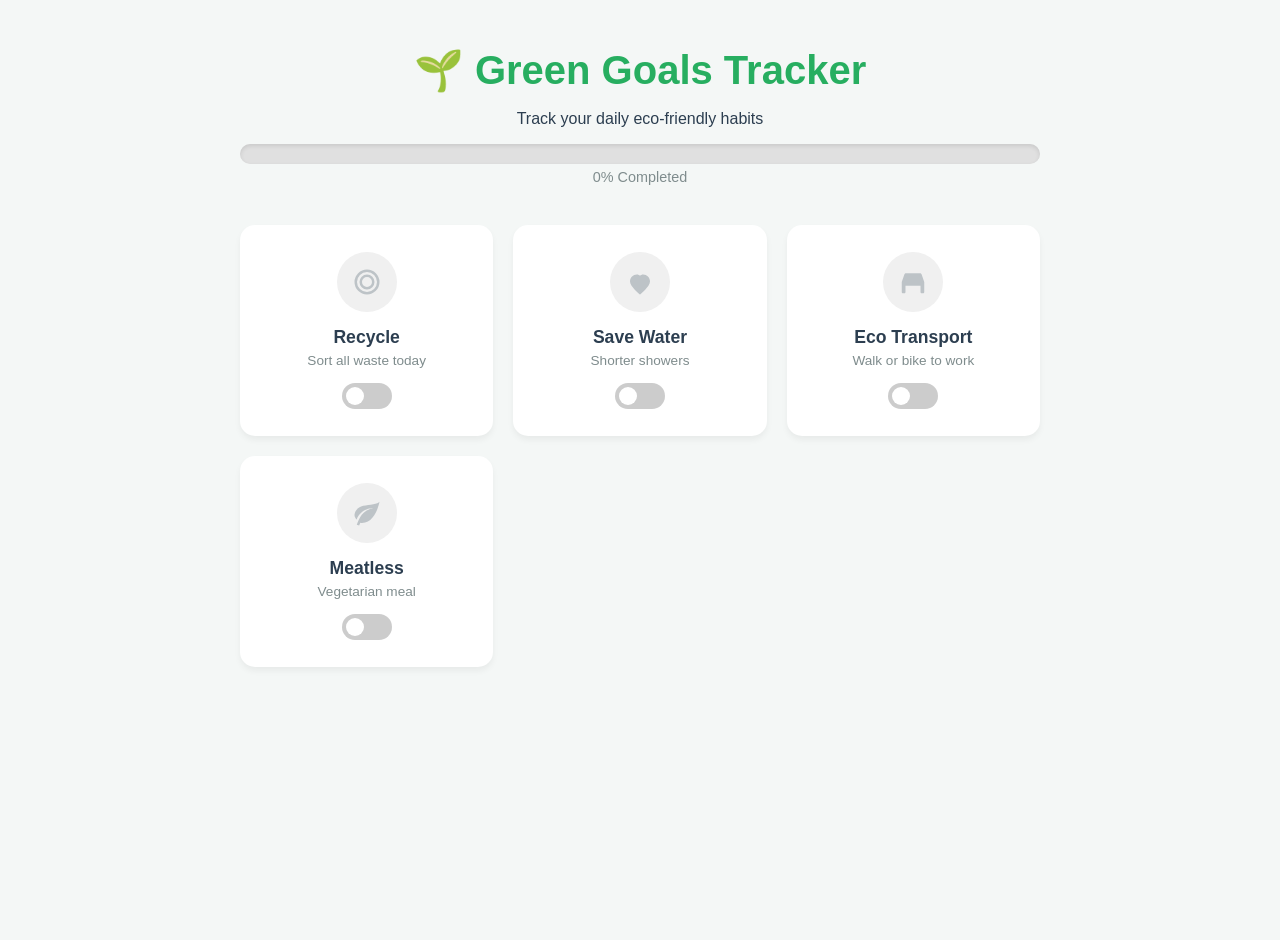
<file: index.html>
<!DOCTYPE html>
<html lang="en">
<head>
    <meta charset="UTF-8">
    <meta name="viewport" content="width=device-width, initial-scale=1.0">
    <title>Green Goals Tracker</title>
    <!-- Link to the CSS file -->
    <link rel="stylesheet" href="style.css">
</head>
<body>

    <div class="dashboard-container">
        <header>
            <h1>🌱 Green Goals Tracker</h1>
            <p>Track your daily eco-friendly habits</p>
            
            <div class="progress-container">
                <div class="progress-bar" id="progressBar"></div>
            </div>
            <div class="score-text" id="scoreText">0% Completed</div>
        </header>

        <div class="goals-grid">
            
            <!-- Goal 1: Recycle -->
            <div class="goal-card" onclick="toggleGoal(this)">
                <div class="icon-wrapper">
                    <!-- SVG Icon: Recycle -->
                    <svg viewBox="0 0 24 24">
                        <path d="M12,2A10,10 0 0,0 2,12A10,10 0 0,0 12,22A10,10 0 0,0 22,12A10,10 0 0,0 12,2M12,4A8,8 0 0,1 20,12A8,8 0 0,1 12,20A8,8 0 0,1 4,12A8,8 0 0,1 12,4M12,6A6,6 0 0,0 6,12A6,6 0 0,0 12,18A6,6 0 0,0 18,12A6,6 0 0,0 12,6M12,8A4,4 0 0,1 16,12A4,4 0 0,1 12,16A4,4 0 0,1 8,12A4,4 0 0,1 12,8Z" />
                    </svg>
                </div>
                <div class="goal-title">Recycle</div>
                <div class="goal-desc">Sort all waste today</div>
                <label class="toggle-switch">
                    <input type="checkbox" onchange="handleToggle(this)">
                    <span class="slider"></span>
                </label>
            </div>

            <!-- Goal 2: Save Water -->
            <div class="goal-card" onclick="toggleGoal(this)">
                <div class="icon-wrapper">
                    <!-- SVG Icon: Water Drop -->
                    <svg viewBox="0 0 24 24">
                        <path d="M12,22C12,22 20,15.5 20,11.5C20,8.5 17.5,6 14.5,6C13.5,6 12.5,6.5 12,7C11.5,6.5 10.5,6 9.5,6C6.5,6 4,8.5 4,11.5C4,15.5 12,22 12,22Z" />
                    </svg>
                </div>
                <div class="goal-title">Save Water</div>
                <div class="goal-desc">Shorter showers</div>
                <label class="toggle-switch">
                    <input type="checkbox" onchange="handleToggle(this)">
                    <span class="slider"></span>
                </label>
            </div>

            <!-- Goal 3: Walk/Bike -->
            <div class="goal-card" onclick="toggleGoal(this)">
                <div class="icon-wrapper">
                    <!-- SVG Icon: Footsteps/Bike -->
                    <svg viewBox="0 0 24 24">
                        <path d="M18.92 6.01C18.72 5.42 18.16 5 17.5 5H6.5C5.83 5 5.28 5.42 5.08 6.01L3 12V20C3 20.55 3.45 21 4 21H5C5.55 21 6 20.55 6 20V15H18V20C18 20.55 18.45 21 19 21H20C20.55 21 21 20.55 21 20V12L18.92 6.01Z" />
                    </svg>
                </div>
                <div class="goal-title">Eco Transport</div>
                <div class="goal-desc">Walk or bike to work</div>
                <label class="toggle-switch">
                    <input type="checkbox" onchange="handleToggle(this)">
                    <span class="slider"></span>
                </label>
            </div>

            <!-- Goal 4: Meatless -->
            <div class="goal-card" onclick="toggleGoal(this)">
                <div class="icon-wrapper">
                    <!-- SVG Icon: Leaf -->
                    <svg viewBox="0 0 24 24">
                        <path d="M17,8C8,10 5.9,16.17 3.82,21.34L5.71,22L6.66,19.7C7.14,19.87 7.64,20 8,20C19,20 22,3 22,3C21,5 14,5.25 9,6.25C4,7.25 2,11.5 2,13.5C2,15.5 3.75,17.25 3.75,17.25C7,8 17,8 17,8Z" />
                    </svg>
                </div>
                <div class="goal-title">Meatless</div>
                <div class="goal-desc">Vegetarian meal</div>
                <label class="toggle-switch">
                    <input type="checkbox" onchange="handleToggle(this)">
                    <span class="slider"></span>
                </label>
            </div>

        </div>
    </div>

    <!-- Link to the JavaScript file -->
    <script src="script.js"></script>
</body>
</html>
</file>
<file: style.css>
:root {
    --primary-green: #2ecc71;
    --dark-green: #27ae60;
    --grey: #bdc3c7;
    --bg-color: #f4f7f6;
    --card-bg: #ffffff;
    --text-color: #2c3e50;
}

body {
    font-family: 'Segoe UI', Tahoma, Geneva, Verdana, sans-serif;
    background-color: var(--bg-color);
    color: var(--text-color);
    margin: 0;
    padding: 20px;
    display: flex;
    justify-content: center;
    min-height: 100vh;
}

.dashboard-container {
    width: 100%;
    max-width: 800px;
}

/* Header Section */
header {
    text-align: center;
    margin-bottom: 40px;
}

h1 {
    font-size: 2.5rem;
    margin-bottom: 10px;
    color: var(--dark-green);
}

.progress-container {
    background-color: #e0e0e0;
    border-radius: 20px;
    height: 20px;
    width: 100%;
    overflow: hidden;
    margin-top: 10px;
    box-shadow: inset 0 2px 4px rgba(0,0,0,0.1);
}

.progress-bar {
    background-color: var(--primary-green);
    height: 100%;
    width: 0%;
    transition: width 0.4s ease;
    border-radius: 20px;
}

.score-text {
    font-size: 0.9rem;
    color: #7f8c8d;
    margin-top: 5px;
}

/* Grid Layout */
.goals-grid {
    display: grid;
    grid-template-columns: repeat(auto-fit, minmax(200px, 1fr));
    gap: 20px;
}

/* Goal Card */
.goal-card {
    background-color: var(--card-bg);
    border-radius: 15px;
    padding: 25px;
    text-align: center;
    box-shadow: 0 4px 6px rgba(0,0,0,0.05);
    transition: transform 0.2s, box-shadow 0.2s;
    cursor: pointer;
    border: 2px solid transparent;
    position: relative;
}

.goal-card:hover {
    transform: translateY(-5px);
    box-shadow: 0 8px 15px rgba(0,0,0,0.1);
}

/* Icon Styling */
.icon-wrapper {
    width: 60px;
    height: 60px;
    margin: 0 auto 15px auto;
    background-color: #f0f0f0;
    border-radius: 50%;
    display: flex;
    align-items: center;
    justify-content: center;
    transition: background-color 0.3s;
}

.icon-wrapper svg {
    width: 30px;
    height: 30px;
    fill: var(--grey); /* Default Grey */
    transition: fill 0.3s ease;
}

.goal-title {
    font-size: 1.1rem;
    font-weight: 600;
    margin-bottom: 5px;
}

.goal-desc {
    font-size: 0.85rem;
    color: #7f8c8d;
}

/* Toggle Switch Styling */
.toggle-switch {
    margin-top: 15px;
    position: relative;
    display: inline-block;
    width: 50px;
    height: 26px;
}

.toggle-switch input {
    opacity: 0;
    width: 0;
    height: 0;
}

.slider {
    position: absolute;
    cursor: pointer;
    top: 0;
    left: 0;
    right: 0;
    bottom: 0;
    background-color: #ccc;
    transition: .4s;
    border-radius: 34px;
}

.slider:before {
    position: absolute;
    content: "";
    height: 18px;
    width: 18px;
    left: 4px;
    bottom: 4px;
    background-color: white;
    transition: .4s;
    border-radius: 50%;
}

input:checked + .slider {
    background-color: var(--primary-green);
}

input:checked + .slider:before {
    transform: translateX(24px);
}

/* --- ACTIVE STATE CLASSES --- */
/* When the card is active, we change the icon color and card border */
.goal-card.active .icon-wrapper {
    background-color: rgba(46, 204, 113, 0.15);
}

.goal-card.active .icon-wrapper svg {
    fill: var(--primary-green); /* Change to Green */
}

.goal-card.active {
    border-color: var(--primary-green);
}
</file>
